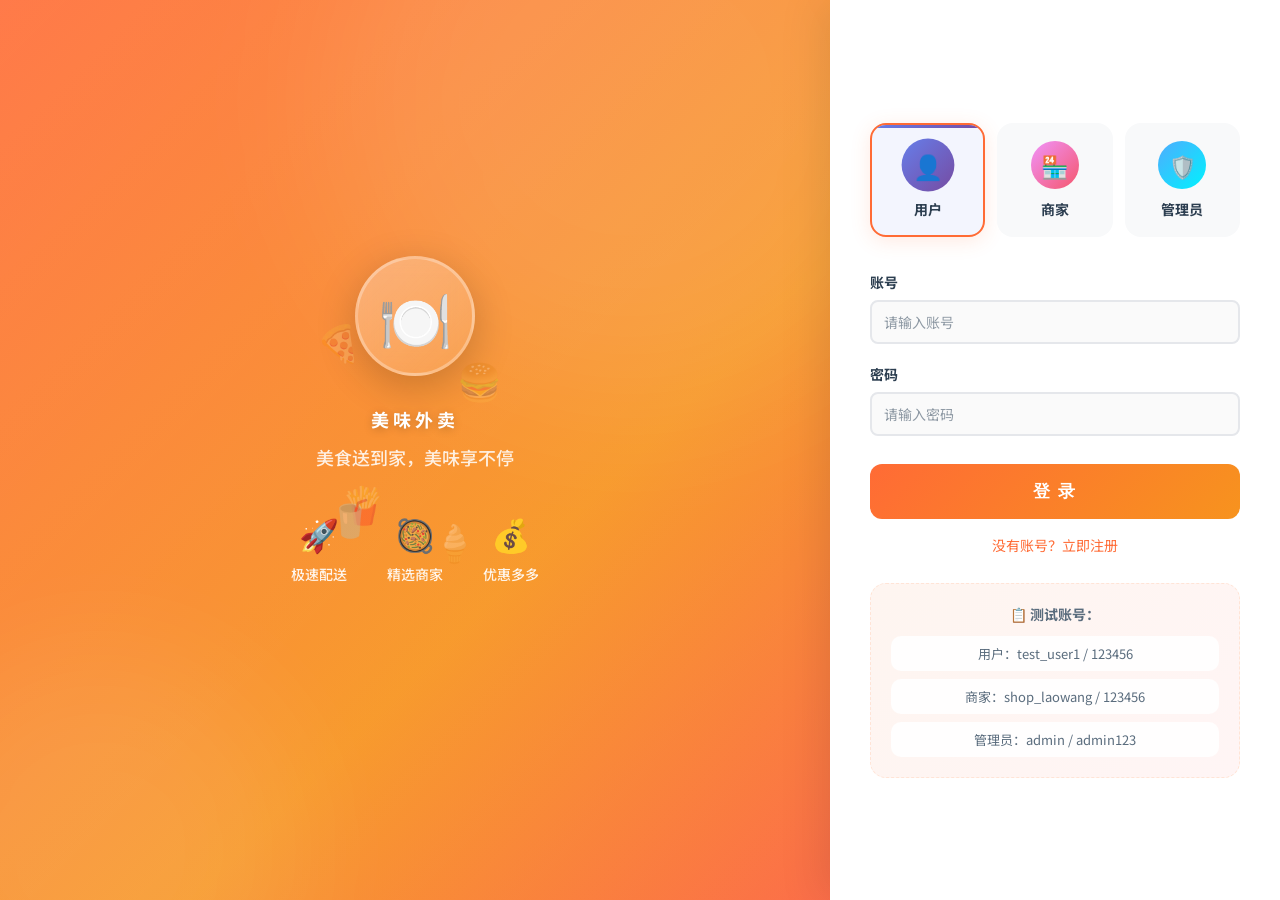
<file: www/index.html>
<!DOCTYPE html>
<html lang="zh-CN">
<head>
    <meta charset="UTF-8">
    <meta name="viewport" content="width=device-width, initial-scale=1.0">
    <title>美味外卖 - 登录</title>
    <link rel="stylesheet" href="style.css">
    <link href="https://fonts.googleapis.com/css2?family=Noto+Sans+SC:wght@300;400;500;700;900&display=swap" rel="stylesheet">
</head>
<body class="login-body">
    <div class="login-wrapper">
        <div class="login-left">
            <div class="brand-section">
                <div class="brand-logo">
                    <div class="logo-circle">
                        <span class="logo-icon">🍽️</span>
                    </div>
                </div>
                <h1 class="brand-title">美味外卖</h1>
                <p class="brand-desc">美食送到家，美味享不停</p>
                
                <div class="feature-list">
                    <div class="feature-item">
                        <span class="feature-icon">🚀</span>
                        <span class="feature-text">极速配送</span>
                    </div>
                    <div class="feature-item">
                        <span class="feature-icon">🥘</span>
                        <span class="feature-text">精选商家</span>
                    </div>
                    <div class="feature-item">
                        <span class="feature-icon">💰</span>
                        <span class="feature-text">优惠多多</span>
                    </div>
                </div>

                <div class="floating-elements">
                    <span class="float-icon float-1">🍕</span>
                    <span class="float-icon float-2">🍔</span>
                    <span class="float-icon float-3">🍟</span>
                    <span class="float-icon float-4">🥤</span>
                    <span class="float-icon float-5">🍦</span>
                </div>
            </div>
        </div>

        <div class="login-right">
            <div class="login-form-wrapper">
                <div class="role-selector">
                    <div class="role-card active" data-role="customer">
                        <div class="role-icon-wrapper customer-icon">
                            <span>👤</span>
                        </div>
                        <span class="role-name">用户</span>
                    </div>
                    <div class="role-card" data-role="merchant">
                        <div class="role-icon-wrapper merchant-icon">
                            <span>🏪</span>
                        </div>
                        <span class="role-name">商家</span>
                    </div>
                    <div class="role-card" data-role="admin">
                        <div class="role-icon-wrapper admin-icon">
                            <span>🛡️</span>
                        </div>
                        <span class="role-name">管理员</span>
                    </div>
                </div>

                <div class="login-form">
                    <div class="form-group">
                        <label>账号</label>
                        <input type="text" id="login-account" placeholder="请输入账号">
                    </div>
                    <div class="form-group">
                        <label>密码</label>
                        <input type="password" id="login-password" placeholder="请输入密码">
                    </div>
                    <button onclick="doLogin()" class="btn-primary login-btn">登 录</button>
                    <p class="link-text" onclick="showRegister()">没有账号？立即注册</p>
                </div>

                <div class="demo-info">
                    <p>📋 测试账号：</p>
                    <div class="demo-accounts">
                        <span>用户：test_user1 / 123456</span>
                        <span>商家：shop_laowang / 123456</span>
                        <span>管理员：admin / admin123</span>
                    </div>
                </div>
            </div>
        </div>
    </div>

    <div id="register-modal" class="modal hidden">
        <div class="modal-content">
            <div class="modal-header">
                <h3>用户注册</h3>
                <button class="close-btn" onclick="closeRegister()">&times;</button>
            </div>
            <div class="form-group">
                <label>账号：</label>
                <input type="text" id="reg-account" placeholder="请输入账号">
            </div>
            <div class="form-group">
                <label>密码：</label>
                <input type="password" id="reg-password" placeholder="请输入密码">
            </div>
            <div class="form-group">
                <label>昵称：</label>
                <input type="text" id="reg-name" placeholder="请输入昵称">
            </div>
            <div class="form-group">
                <label>手机号：</label>
                <input type="text" id="reg-phone" placeholder="请输入手机号">
            </div>
            <div class="form-group">
                <label>用户类型：</label>
                <select id="reg-user-type">
                    <option value="0">普通用户</option>
                    <option value="1">商家用户</option>
                </select>
            </div>
            <button onclick="doRegister()" class="btn-primary">注 册</button>
            <p class="link-text" onclick="closeRegister()">已有账号？立即登录</p>
        </div>
    </div>

    <div id="toast" class="toast hidden"></div>

    <script>
        const API_BASE = '/api';
        let currentRole = 'customer';

        document.querySelectorAll('.role-card').forEach(card => {
            card.addEventListener('click', function() {
                document.querySelectorAll('.role-card').forEach(c => c.classList.remove('active'));
                this.classList.add('active');
                currentRole = this.dataset.role;
            });
        });

        function showToast(msg) {
            const toast = document.getElementById('toast');
            toast.textContent = msg;
            toast.classList.remove('hidden');
            setTimeout(() => toast.classList.add('hidden'), 2000);
        }

        function showRegister() {
            document.getElementById('register-modal').classList.remove('hidden');
        }

        function closeRegister() {
            document.getElementById('register-modal').classList.add('hidden');
        }

        function doLogin() {
            const account = document.getElementById('login-account').value;
            const password = document.getElementById('login-password').value;
            
            if (!account || !password) {
                showToast('请输入账号和密码');
                return;
            }
            
            fetch(`${API_BASE}/user/login`, {
                method: 'POST',
                headers: { 'Content-Type': 'application/x-www-form-urlencoded' },
                body: `account=${encodeURIComponent(account)}&password=${encodeURIComponent(password)}`
            })
            .then(res => res.json())
            .then(data => {
                if (data.code === 0) {
                    const user = data.data;
                    localStorage.setItem('takeaway_user', JSON.stringify(user));
                    
                    if (user.user_type === 1) {
                        window.location.href = 'merchant.html';
                    } else if (user.user_type === 2 || account === 'admin') {
                        window.location.href = 'admin.html';
                    } else {
                        window.location.href = 'customer.html';
                    }
                } else {
                    showToast(data.message || '登录失败');
                }
            })
            .catch(err => {
                console.error(err);
                showToast('网络连接失败');
            });
        }

        function doRegister() {
            const account = document.getElementById('reg-account').value;
            const password = document.getElementById('reg-password').value;
            const name = document.getElementById('reg-name').value;
            const phone = document.getElementById('reg-phone').value;
            const userType = document.getElementById('reg-user-type').value;
            
            if (!account || !password) {
                showToast('账号和密码不能为空');
                return;
            }
            
            fetch(`${API_BASE}/user/register`, {
                method: 'POST',
                headers: { 'Content-Type': 'application/x-www-form-urlencoded' },
                body: `account=${encodeURIComponent(account)}&password=${encodeURIComponent(password)}&user_name=${encodeURIComponent(name)}&phone=${encodeURIComponent(phone)}&user_type=${encodeURIComponent(userType)}`
            })
            .then(res => res.json())
            .then(data => {
                if (data.code === 0) {
                    showToast('注册成功，请登录');
                    closeRegister();
                } else {
                    showToast(data.message);
                }
            })
            .catch(err => showToast('注册失败'));
        }
    </script>
</body>
</html>
</file>
<file: www/style.css>
* {
    margin: 0;
    padding: 0;
    box-sizing: border-box;
}

:root {
    --primary-color: #ff6b35;
    --primary-dark: #e55a2b;
    --primary-light: #ff8a5c;
    --secondary-color: #f7931e;
    --accent-color: #ffd700;
    --bg-color: #fef5f0;
    --card-bg: #ffffff;
    --text-primary: #2c3e50;
    --text-secondary: #5a6c7d;
    --text-light: #8e99a4;
    --border-color: #ffe4d6;
    --shadow-light: 0 2px 8px rgba(255, 107, 53, 0.08);
    --shadow-medium: 0 4px 16px rgba(255, 107, 53, 0.12);
    --shadow-hover: 0 8px 24px rgba(255, 107, 53, 0.18);
    --gradient-primary: linear-gradient(135deg, #ff6b35 0%, #f7931e 100%);
    --gradient-banner: linear-gradient(135deg, #ff6b35 0%, #ff4757 50%, #f7931e 100%);
}

body {
    font-family: 'Noto Sans SC', -apple-system, BlinkMacSystemFont, sans-serif;
    background-color: var(--bg-color);
    min-height: 100vh;
    color: var(--text-primary);
}

#app {
    min-height: 100vh;
    display: flex;
    flex-direction: column;
}

#header {
    background: linear-gradient(135deg, var(--primary-color) 0%, var(--secondary-color) 100%);
    color: white;
    padding: 12px 0;
    position: sticky;
    top: 0;
    z-index: 100;
    box-shadow: var(--shadow-medium);
}

.header-content {
    max-width: 1200px;
    margin: 0 auto;
    display: flex;
    align-items: center;
    gap: 24px;
    padding: 0 20px;
}

.logo-section {
    display: flex;
    align-items: center;
    gap: 8px;
}

.logo-icon {
    font-size: 28px;
}

.logo-text {
    font-size: 22px;
    font-weight: 700;
    letter-spacing: 1px;
}

.search-wrapper {
    flex: 1;
    max-width: 400px;
    background: rgba(255,255,255,0.2);
    border-radius: 25px;
    display: flex;
    align-items: center;
    padding: 8px 16px;
    transition: background 0.3s;
}

.search-wrapper:focus-within {
    background: rgba(255,255,255,0.3);
}

.search-icon {
    margin-right: 10px;
    font-size: 16px;
}

.search-wrapper input {
    flex: 1;
    background: none;
    border: none;
    color: white;
    font-size: 15px;
    outline: none;
}

.search-wrapper input::placeholder {
    color: rgba(255,255,255,0.7);
}

.header-nav {
    display: flex;
    gap: 16px;
}

.nav-item {
    display: flex;
    flex-direction: column;
    align-items: center;
    gap: 4px;
    color: white;
    text-decoration: none;
    font-size: 13px;
    padding: 6px 12px;
    border-radius: 8px;
    transition: background 0.3s;
}

.nav-item:hover,
.nav-item.active {
    background: rgba(255,255,255,0.2);
}

.nav-icon {
    font-size: 18px;
}

#main-content {
    flex: 1;
    max-width: 1200px;
    margin: 0 auto;
    padding: 20px;
    width: 100%;
}

.page {
    display: block;
    animation: fadeIn 0.3s ease;
}

.page.hidden {
    display: none;
}

.page-view.hidden {
    display: none;
}

@keyframes fadeIn {
    from { opacity: 0; transform: translateY(10px); }
    to { opacity: 1; transform: translateY(0); }
}

.banner-section {
    margin-bottom: 20px;
}

.banner {
    background: linear-gradient(135deg, var(--primary-color) 0%, var(--accent-color) 100%);
    border-radius: 16px;
    padding: 30px;
    color: white;
    position: relative;
    overflow: hidden;
}

.banner::before {
    content: '🍕';
    position: absolute;
    top: -20px;
    right: -20px;
    font-size: 100px;
    opacity: 0.2;
}

.banner-content {
    position: relative;
    z-index: 1;
}

.banner h2 {
    font-size: 24px;
    margin-bottom: 8px;
}

.banner p {
    font-size: 14px;
    opacity: 0.9;
    margin-bottom: 16px;
}

.banner-btn {
    background: white;
    color: var(--primary-color);
    border: none;
    padding: 10px 24px;
    border-radius: 20px;
    font-size: 14px;
    font-weight: 600;
    cursor: pointer;
    transition: transform 0.3s;
}

.banner-btn:hover {
    transform: scale(1.05);
}

.category-section {
    margin-bottom: 20px;
}

.category-scroll {
    display: flex;
    gap: 12px;
    overflow-x: auto;
    padding-bottom: 10px;
    scrollbar-width: none;
}

.category-scroll::-webkit-scrollbar {
    display: none;
}

.category-item {
    flex-shrink: 0;
    display: flex;
    flex-direction: column;
    align-items: center;
    gap: 6px;
    padding: 12px 20px;
    background: white;
    border-radius: 12px;
    cursor: pointer;
    transition: all 0.3s;
    box-shadow: var(--shadow-light);
}

.category-item:hover {
    transform: translateY(-2px);
    box-shadow: var(--shadow-medium);
}

.category-item.active {
    background: var(--primary-color);
    color: white;
}

.cat-icon {
    font-size: 24px;
}

.merchant-section h2 {
    font-size: 20px;
    margin-bottom: 16px;
    color: var(--text-primary);
}

.card-grid {
    display: grid;
    grid-template-columns: repeat(auto-fill, minmax(280px, 1fr));
    gap: 16px;
}

.merchant-card {
    background: white;
    border-radius: 16px;
    overflow: hidden;
    cursor: pointer;
    transition: all 0.3s;
    box-shadow: var(--shadow-light);
}

.merchant-card:hover {
    transform: translateY(-4px);
    box-shadow: var(--shadow-hover);
}

.merchant-card .card-img {
    height: 150px;
    background: linear-gradient(135deg, #fff0e0 0%, #ffe0c0 100%);
    display: flex;
    align-items: center;
    justify-content: center;
    font-size: 48px;
}

.merchant-card .card-content {
    padding: 16px;
}

.merchant-card h3 {
    font-size: 18px;
    color: var(--text-primary);
    margin-bottom: 8px;
}

.merchant-card p {
    color: var(--text-secondary);
    font-size: 13px;
    margin-bottom: 4px;
    display: -webkit-box;
    -webkit-line-clamp: 2;
    -webkit-box-orient: vertical;
    overflow: hidden;
}

.merchant-card .merchant-info {
    display: flex;
    gap: 16px;
    margin-top: 12px;
    color: var(--text-light);
    font-size: 12px;
}

.page-header {
    display: flex;
    justify-content: space-between;
    align-items: center;
    margin-bottom: 20px;
}

.page-header h2 {
    font-size: 22px;
}

.order-tabs {
    display: flex;
    gap: 8px;
}

.tab-btn {
    padding: 8px 16px;
    border: 1px solid var(--border-color);
    border-radius: 20px;
    background: white;
    font-size: 14px;
    cursor: pointer;
    transition: all 0.3s;
}

.tab-btn:hover {
    border-color: var(--primary-color);
    color: var(--primary-color);
}

.tab-btn.active {
    background: var(--primary-color);
    color: white;
    border-color: var(--primary-color);
}

.profile-header {
    background: linear-gradient(135deg, var(--primary-color) 0%, var(--secondary-color) 100%);
    border-radius: 16px;
    padding: 30px;
    color: white;
    margin-bottom: 20px;
}

.avatar-wrapper {
    display: flex;
    align-items: center;
    gap: 16px;
    margin-bottom: 24px;
}

.avatar {
    width: 80px;
    height: 80px;
    background: rgba(255,255,255,0.2);
    border-radius: 50%;
    display: flex;
    align-items: center;
    justify-content: center;
    font-size: 36px;
}

#profile-name {
    font-size: 24px;
    font-weight: 600;
}

.profile-stats {
    display: flex;
    gap: 40px;
}

.stat-item {
    text-align: center;
}

.stat-num {
    display: block;
    font-size: 24px;
    font-weight: 700;
}

.stat-label {
    font-size: 13px;
    opacity: 0.8;
}

.profile-menu {
    background: white;
    border-radius: 16px;
    overflow: hidden;
    margin-bottom: 20px;
    box-shadow: var(--shadow-light);
}

.menu-item {
    display: flex;
    align-items: center;
    padding: 16px 20px;
    cursor: pointer;
    transition: background 0.3s;
    border-bottom: 1px solid #f5f5f5;
}

.menu-item:last-child {
    border-bottom: none;
}

.menu-item:hover {
    background: var(--bg-color);
}

.menu-icon {
    font-size: 20px;
    margin-right: 12px;
}

.menu-arrow {
    margin-left: auto;
    color: var(--text-light);
    font-size: 20px;
}

.profile-actions {
    display: flex;
    gap: 12px;
}

.profile-actions button {
    flex: 1;
    padding: 14px;
    border-radius: 12px;
    font-size: 15px;
}

.modal {
    position: fixed;
    top: 0;
    left: 0;
    width: 100%;
    height: 100%;
    background: rgba(0,0,0,0.5);
    display: flex;
    justify-content: center;
    align-items: flex-start;
    z-index: 1000;
    padding: 20px;
    overflow-y: auto;
}

.modal.hidden {
    display: none;
}

.modal-content {
    background: white;
    border-radius: 16px;
    width: 90%;
    max-width: 500px;
    max-height: 90vh;
    overflow-y: auto;
}

.modal-content.modal-large {
    max-width: 700px;
}

.modal-header {
    display: flex;
    justify-content: space-between;
    align-items: center;
    padding: 20px;
    border-bottom: 1px solid #eee;
    position: sticky;
    top: 0;
    background: white;
    z-index: 10;
}

.modal-header h3 {
    font-size: 18px;
    color: var(--text-primary);
}

.close-btn {
    background: none;
    border: none;
    font-size: 24px;
    color: var(--text-light);
    cursor: pointer;
    line-height: 1;
    padding: 4px;
    border-radius: 4px;
    transition: background 0.3s;
}

.close-btn:hover {
    background: #f0f0f0;
    color: var(--text-secondary);
}

.modal-body {
    padding: 20px;
}

.form-group {
    margin-bottom: 16px;
}

.form-group label {
    display: block;
    margin-bottom: 8px;
    color: var(--text-primary);
    font-size: 14px;
    font-weight: 500;
}

.form-group input,
.form-group textarea,
.form-group select {
    width: 100%;
    padding: 12px;
    border: 2px solid var(--border-color);
    border-radius: 10px;
    font-size: 15px;
    outline: none;
    transition: border-color 0.3s;
    font-family: inherit;
}

.form-group input:focus,
.form-group textarea:focus,
.form-group select:focus {
    border-color: var(--primary-color);
}

.form-group textarea {
    resize: vertical;
    min-height: 80px;
}

.btn-primary {
    width: 100%;
    padding: 14px;
    background: linear-gradient(135deg, var(--primary-color), var(--secondary-color));
    color: white;
    border: none;
    border-radius: 12px;
    font-size: 16px;
    font-weight: 600;
    cursor: pointer;
    transition: all 0.3s;
}

.btn-primary:hover {
    transform: translateY(-2px);
    box-shadow: 0 4px 12px rgba(255, 127, 0, 0.4);
}

.btn-secondary {
    padding: 14px;
    background: #f5f5f5;
    color: var(--text-secondary);
    border: 1px solid #ddd;
    border-radius: 12px;
    font-size: 16px;
    cursor: pointer;
    transition: background 0.3s;
}

.btn-secondary:hover {
    background: #eee;
}

.btn-danger {
    padding: 14px;
    background: #ff4757;
    color: white;
    border: none;
    border-radius: 12px;
    font-size: 16px;
    cursor: pointer;
    transition: background 0.3s;
}

.btn-danger:hover {
    background: #ff3747;
}

.cancel-content {
    padding: 30px 20px;
    text-align: center;
}

.cancel-icon {
    font-size: 48px;
    margin-bottom: 16px;
}

.cancel-message {
    font-size: 18px;
    font-weight: 600;
    color: var(--text-primary);
    margin-bottom: 8px;
}

.cancel-order-no {
    font-size: 14px;
    color: var(--text-secondary);
    margin-bottom: 24px;
}

.cancel-reasons {
    margin-bottom: 24px;
    text-align: left;
}

.cancel-reasons h4 {
    font-size: 14px;
    color: var(--text-secondary);
    margin-bottom: 12px;
}

.reason-options {
    display: flex;
    flex-wrap: wrap;
    gap: 12px;
}

.reason-options label {
    display: flex;
    align-items: center;
    gap: 6px;
    padding: 8px 12px;
    background: #f9f9f9;
    border-radius: 8px;
    font-size: 13px;
    cursor: pointer;
    transition: background 0.3s;
}

.reason-options label:hover {
    background: #f0f0f0;
}

.reason-options input[type="radio"] {
    width: auto;
    margin: 0;
}

.cancel-actions {
    display: flex;
    gap: 12px;
}

.cancel-actions .btn-secondary,
.cancel-actions .btn-danger {
    flex: 1;
}

.link-text {
    text-align: center;
    color: var(--primary-color);
    cursor: pointer;
    font-size: 14px;
    margin-top: 16px;
}

.link-text:hover {
    text-decoration: underline;
}

.empty-state {
    text-align: center;
    padding: 80px 20px;
    color: var(--text-light);
}

.empty-state.hidden {
    display: none;
}

.empty-state p {
    font-size: 16px;
}

.cart-content.hidden {
    display: none;
}

.cart-bar {
    position: fixed;
    bottom: 0;
    left: 0;
    width: 100%;
    background: white;
    padding: 12px 20px;
    display: flex;
    align-items: center;
    justify-content: space-between;
    box-shadow: 0 -2px 10px rgba(0,0,0,0.1);
    z-index: 100;
}

.cart-bar.hidden {
    display: none;
}

.cart-left {
    display: flex;
    align-items: center;
    gap: 12px;
}

.cart-icon-wrapper {
    position: relative;
    font-size: 28px;
}

.cart-icon-wrapper span:last-child {
    position: absolute;
    top: -8px;
    right: -8px;
    background: #ff4757;
    color: white;
    font-size: 12px;
    padding: 2px 6px;
    border-radius: 10px;
    font-weight: 600;
}

.cart-info {
    display: flex;
    flex-direction: column;
}

.cart-info span:first-child {
    font-size: 16px;
    font-weight: 600;
    color: var(--primary-color);
}

.cart-info span:last-child {
    font-size: 12px;
    color: var(--text-light);
}

.cart-checkout-btn {
    background: linear-gradient(135deg, var(--primary-color), var(--secondary-color));
    color: white;
    border: none;
    padding: 12px 32px;
    border-radius: 25px;
    font-size: 15px;
    font-weight: 600;
    cursor: pointer;
    transition: all 0.3s;
}

.cart-checkout-btn:hover {
    transform: translateY(-2px);
    box-shadow: 0 4px 12px rgba(255, 127, 0, 0.4);
}

.checkout-section {
    margin-bottom: 20px;
}

.checkout-section h4 {
    font-size: 16px;
    margin-bottom: 12px;
    color: var(--text-primary);
}

.pay-options {
    display: flex;
    gap: 16px;
}

.pay-option {
    display: flex;
    align-items: center;
    gap: 8px;
    padding: 12px 20px;
    background: #f8f9fa;
    border-radius: 10px;
    cursor: pointer;
    transition: all 0.3s;
    border: 2px solid transparent;
}

.pay-option:hover {
    background: #fff0e0;
}

.pay-option input[type="radio"] {
    display: none;
}

.pay-option input[type="radio"]:checked + span {
    font-weight: 600;
}

.pay-option input[type="radio"]:checked {
    background: var(--primary-color);
}

.checkout-total {
    background: #f8f9fa;
    border-radius: 12px;
    padding: 16px;
    margin-bottom: 20px;
}

.total-row {
    display: flex;
    justify-content: space-between;
    padding: 8px 0;
    font-size: 14px;
}

.total-row.total-final {
    font-size: 18px;
    font-weight: 600;
    color: var(--primary-color);
    padding-top: 12px;
    border-top: 1px solid #ddd;
    margin-top: 8px;
}

.discount {
    color: #ff4757;
}

.checkout-submit {
    width: 100%;
}

.order-item {
    background: white;
    border-radius: 12px;
    padding: 16px;
    margin-bottom: 12px;
    cursor: pointer;
    transition: all 0.3s;
    box-shadow: var(--shadow-light);
}

.order-item:hover {
    box-shadow: var(--shadow-medium);
}

.order-item .order-info {
    display: flex;
    gap: 16px;
    margin-bottom: 8px;
}

.order-item .order-no {
    font-size: 14px;
    color: var(--text-secondary);
}

.order-item .order-status {
    font-size: 14px;
    color: var(--primary-color);
}

.order-item .order-price {
    font-size: 18px;
    font-weight: 600;
    color: var(--primary-color);
}

.order-card {
    background: white;
    border-radius: 12px;
    padding: 16px;
    margin-bottom: 12px;
    box-shadow: var(--shadow-light);
}

.order-card .order-header {
    display: flex;
    justify-content: space-between;
    align-items: center;
    margin-bottom: 12px;
    padding-bottom: 12px;
    border-bottom: 1px solid #f0f0f0;
}

.order-card .order-no {
    font-size: 14px;
    color: var(--text-secondary);
}

.order-status-badge {
    padding: 4px 12px;
    background: var(--bg-color);
    color: var(--primary-color);
    border-radius: 12px;
    font-size: 12px;
    font-weight: 500;
}

.order-card .order-receiver {
    display: flex;
    flex-wrap: wrap;
    gap: 16px;
    margin-bottom: 8px;
    font-size: 13px;
    color: var(--text-secondary);
}

.order-card .order-price-row {
    display: flex;
    gap: 20px;
    font-size: 14px;
    color: var(--text-primary);
}

.order-card .order-actions {
    display: flex;
    gap: 12px;
    margin-top: 12px;
    padding-top: 12px;
    border-top: 1px solid #f0f0f0;
}

.order-card .order-actions button {
    padding: 8px 16px;
    font-size: 13px;
    border-radius: 8px;
}

.dish-card {
    background: white;
    border-radius: 12px;
    padding: 16px;
    margin-bottom: 12px;
    display: flex;
    gap: 16px;
    box-shadow: var(--shadow-light);
}

.dish-card .dish-img-wrapper {
    width: 100px;
    height: 100px;
    border-radius: 10px;
    overflow: hidden;
    flex-shrink: 0;
}

.dish-card .dish-img {
    width: 100%;
    height: 100%;
    object-fit: cover;
}

.dish-card .dish-info {
    flex: 1;
    display: flex;
    flex-direction: column;
    justify-content: space-between;
}

.dish-card h4 {
    font-size: 16px;
    color: var(--text-primary);
}

.dish-card p {
    font-size: 13px;
    color: var(--text-secondary);
    margin: 4px 0;
}

.dish-card .dish-price-row {
    display: flex;
    gap: 8px;
}

.dish-card .dish-price {
    font-size: 18px;
    font-weight: 600;
    color: var(--primary-color);
}

.dish-card .dish-original-price {
    font-size: 14px;
    color: var(--text-light);
    text-decoration: line-through;
}

.dish-card .dish-meta {
    display: flex;
    gap: 16px;
    font-size: 12px;
    color: var(--text-light);
}

.dish-card .dish-actions {
    display: flex;
    flex-direction: column;
    justify-content: center;
    gap: 8px;
}

.dish-card .dish-actions button {
    padding: 8px 16px;
    font-size: 13px;
    border-radius: 8px;
}

.order-detail-info {
    margin-bottom: 20px;
}

.detail-row {
    display: flex;
    justify-content: space-between;
    padding: 12px 0;
    border-bottom: 1px solid #f0f0f0;
}

.detail-row .label {
    color: var(--text-secondary);
}

.order-detail-receiver {
    background: #f8f9fa;
    border-radius: 12px;
    padding: 16px;
    margin-bottom: 20px;
}

.order-detail-receiver h4 {
    margin-bottom: 12px;
    color: var(--text-primary);
}

.order-detail-receiver p {
    margin-bottom: 4px;
    font-size: 14px;
    color: var(--text-secondary);
}

.order-detail-items {
    margin-bottom: 20px;
}

.order-detail-items h4 {
    margin-bottom: 12px;
    color: var(--text-primary);
}

.detail-item {
    display: flex;
    justify-content: space-between;
    padding: 10px 0;
    border-bottom: 1px solid #f0f0f0;
}

.order-detail-total {
    background: #f8f9fa;
    border-radius: 12px;
    padding: 16px;
}

.pay-form {
    padding: 20px;
}

.pay-order-info {
    background: #f8f9fa;
    border-radius: 12px;
    padding: 16px;
    margin-bottom: 20px;
}

.pay-order-info div {
    margin-bottom: 8px;
    font-size: 15px;
    color: var(--text-secondary);
}

.pay-methods {
    display: flex;
    flex-direction: column;
    gap: 12px;
    margin-bottom: 20px;
}

.pay-method {
    display: flex;
    align-items: center;
    justify-content: space-between;
    padding: 16px;
    border: 2px solid var(--border-color);
    border-radius: 12px;
    cursor: pointer;
    transition: all 0.3s;
    font-size: 16px;
}

.pay-method:hover {
    border-color: var(--primary-color);
}

.pay-method.active {
    border-color: var(--primary-color);
    background: rgba(255, 127, 0, 0.05);
}

.pay-method .check {
    color: var(--primary-color);
    font-weight: bold;
    opacity: 0;
}

.pay-method.active .check {
    opacity: 1;
}

.order-detail {
    padding: 20px;
}

.detail-section {
    margin-bottom: 24px;
}

.detail-section h4 {
    font-size: 16px;
    color: var(--text-primary);
    margin-bottom: 12px;
    padding-bottom: 8px;
    border-bottom: 1px solid #f0f0f0;
}

.detail-section div {
    font-size: 14px;
    color: var(--text-secondary);
    margin-bottom: 6px;
}

.detail-row {
    display: flex;
    justify-content: space-between;
    padding: 8px 0;
}

.detail-row span:first-child {
    color: var(--text-secondary);
}

.detail-row span:last-child {
    color: var(--text-primary);
    font-weight: 500;
}

.order-items-list {
    background: #f8f9fa;
    border-radius: 12px;
    padding: 12px;
}

.order-detail-item {
    display: flex;
    justify-content: space-between;
    align-items: center;
    padding: 10px 0;
    border-bottom: 1px solid #eee;
}

.order-detail-item:last-child {
    border-bottom: none;
}

.order-detail-item .item-info {
    flex: 1;
}

.order-detail-item .item-name {
    font-size: 15px;
    color: var(--text-primary);
    margin-bottom: 4px;
}

.order-detail-item .item-price {
    font-size: 14px;
    color: var(--primary-color);
    font-weight: 600;
}

.order-detail-item .item-quantity {
    font-size: 14px;
    color: var(--text-secondary);
    padding: 4px 12px;
    background: #fff;
    border-radius: 6px;
}

.order-merchant {
    font-size: 14px;
    color: var(--primary-color);
    font-weight: 600;
    margin-bottom: 8px;
}

.order-actions {
    display: flex;
    gap: 10px;
}

.toast {
    position: fixed;
    top: 50%;
    left: 50%;
    transform: translate(-50%, -50%);
    background: rgba(0,0,0,0.8);
    color: white;
    padding: 16px 32px;
    border-radius: 12px;
    font-size: 16px;
    z-index: 2000;
    animation: fadeIn 0.3s ease;
}

.toast.hidden {
    display: none;
}

.stats-grid {
    display: grid;
    grid-template-columns: repeat(auto-fit, minmax(200px, 1fr));
    gap: 16px;
    margin-bottom: 24px;
}

.stat-card {
    background: white;
    border-radius: 16px;
    padding: 20px;
    display: flex;
    align-items: center;
    gap: 16px;
    box-shadow: var(--shadow-light);
}

.stat-icon {
    font-size: 40px;
}

.stat-info {
    display: flex;
    flex-direction: column;
}

.stat-value {
    font-size: 28px;
    font-weight: 700;
    color: var(--primary-color);
}

.stat-label {
    font-size: 14px;
    color: var(--text-light);
}

.recent-orders {
    background: white;
    border-radius: 16px;
    padding: 20px;
    box-shadow: var(--shadow-light);
}

.recent-orders h3 {
    font-size: 18px;
    margin-bottom: 16px;
    color: var(--text-primary);
}

.order-filters {
    display: flex;
    gap: 8px;
    margin-bottom: 20px;
    flex-wrap: wrap;
}

.filter-btn {
    padding: 8px 16px;
    border: 1px solid var(--border-color);
    border-radius: 20px;
    background: white;
    font-size: 14px;
    cursor: pointer;
    transition: all 0.3s;
}

.filter-btn:hover {
    border-color: var(--primary-color);
    color: var(--primary-color);
}

.filter-btn.active {
    background: var(--primary-color);
    color: white;
    border-color: var(--primary-color);
}

.dish-header {
    display: flex;
    justify-content: space-between;
    align-items: center;
    margin-bottom: 20px;
}

.dish-header h3 {
    font-size: 20px;
    color: var(--text-primary);
}

.profile-section {
    background: white;
    border-radius: 16px;
    padding: 24px;
    box-shadow: var(--shadow-light);
}

.profile-section h3 {
    font-size: 20px;
    margin-bottom: 20px;
    color: var(--text-primary);
}

.merchant-body {
    background: var(--bg-color);
}

#merchant-app {
    display: flex;
    min-height: 100vh;
}

#merchant-sidebar {
    width: 250px;
    background: white;
    display: flex;
    flex-direction: column;
    box-shadow: var(--shadow-light);
    position: fixed;
    left: 0;
    top: 0;
    bottom: 0;
    z-index: 100;
}

.sidebar-header {
    padding: 20px;
    background: linear-gradient(135deg, var(--primary-color) 0%, var(--secondary-color) 100%);
    color: white;
    display: flex;
    align-items: center;
    gap: 10px;
}

.sidebar-header .logo-icon {
    font-size: 24px;
}

.sidebar-header .logo-text {
    font-size: 18px;
    font-weight: 600;
}

.sidebar-nav {
    flex: 1;
    padding: 16px 0;
}

.sidebar-nav .nav-item {
    flex-direction: row;
    padding: 14px 20px;
    color: var(--text-secondary);
    gap: 12px;
}

.sidebar-nav .nav-item:hover {
    background: var(--bg-color);
    color: var(--primary-color);
}

.sidebar-nav .nav-item.active {
    background: var(--bg-color);
    color: var(--primary-color);
    border-left: 3px solid var(--primary-color);
}

.sidebar-footer {
    padding: 16px;
}

.logout-btn {
    width: 100%;
    padding: 12px;
    background: #f5f5f5;
    color: var(--text-secondary);
    border: none;
    border-radius: 8px;
    font-size: 14px;
    cursor: pointer;
    transition: all 0.3s;
}

.logout-btn:hover {
    background: #eee;
    color: #ff4757;
}

#merchant-content {
    flex: 1;
    margin-left: 250px;
    min-height: 100vh;
}

#merchant-header {
    background: white;
    padding: 16px 24px;
    display: flex;
    justify-content: space-between;
    align-items: center;
    box-shadow: var(--shadow-light);
    position: sticky;
    top: 0;
    z-index: 50;
}

.header-left h1 {
    font-size: 20px;
    color: var(--text-primary);
}

.header-right {
    font-size: 14px;
    color: var(--text-secondary);
}

.merchant-page {
    padding: 24px;
}

.merchant-page.hidden {
    display: none;
}

.login-body {
    background: linear-gradient(135deg, #ff6b35 0%, #f7931e 50%, #ff4757 100%);
    min-height: 100vh;
    padding: 0;
    margin: 0;
}

.login-wrapper {
    display: flex;
    min-height: 100vh;
}

.login-left {
    flex: 1;
    background: linear-gradient(135deg, rgba(255,255,255,0.1) 0%, rgba(255,255,255,0.05) 100%);
    display: flex;
    align-items: center;
    justify-content: center;
    position: relative;
    overflow: hidden;
    padding: 40px;
}

.login-left::before {
    content: '';
    position: absolute;
    top: -200px;
    right: -100px;
    width: 600px;
    height: 600px;
    background: rgba(255,255,255,0.1);
    border-radius: 50%;
    filter: blur(80px);
}

.login-left::after {
    content: '';
    position: absolute;
    bottom: -150px;
    left: -100px;
    width: 400px;
    height: 400px;
    background: rgba(255,255,255,0.08);
    border-radius: 50%;
    filter: blur(60px);
}

.brand-section {
    position: relative;
    z-index: 1;
    text-align: center;
}

.brand-logo {
    margin-bottom: 30px;
}

.logo-circle {
    width: 120px;
    height: 120px;
    border-radius: 50%;
    background: linear-gradient(135deg, rgba(255,255,255,0.3) 0%, rgba(255,255,255,0.1) 100%);
    backdrop-filter: blur(10px);
    display: flex;
    align-items: center;
    justify-content: center;
    margin: 0 auto;
    box-shadow: 0 10px 40px rgba(0,0,0,0.2);
    animation: logoFloat 4s ease-in-out infinite;
    border: 3px solid rgba(255,255,255,0.3);
}

@keyframes logoFloat {
    0%, 100% { transform: translateY(0) scale(1); }
    50% { transform: translateY(-15px) scale(1.05); }
}

.logo-icon {
    font-size: 60px;
}

.brand-title {
    font-size: 48px;
    font-weight: 900;
    color: white;
    margin-bottom: 12px;
    text-shadow: 0 2px 10px rgba(0,0,0,0.2);
    letter-spacing: 4px;
}

.brand-desc {
    font-size: 18px;
    color: rgba(255,255,255,0.85);
    margin-bottom: 40px;
    font-weight: 500;
}

.feature-list {
    display: flex;
    gap: 40px;
    justify-content: center;
    margin-bottom: 60px;
}

.feature-item {
    display: flex;
    flex-direction: column;
    align-items: center;
    gap: 8px;
}

.feature-icon {
    font-size: 32px;
    animation: featureBounce 3s ease-in-out infinite;
}

@keyframes featureBounce {
    0%, 100% { transform: translateY(0); }
    50% { transform: translateY(-8px); }
}

.feature-text {
    color: rgba(255,255,255,0.9);
    font-size: 14px;
    font-weight: 500;
}

.floating-elements {
    position: absolute;
    top: 0;
    left: 0;
    right: 0;
    bottom: 0;
    pointer-events: none;
}

.float-icon {
    position: absolute;
    font-size: 36px;
    opacity: 0.3;
    animation: floatRandom 6s ease-in-out infinite;
}

.float-1 { top: 15%; left: 10%; animation-delay: 0s; }
.float-2 { top: 25%; right: 15%; animation-delay: 1s; }
.float-3 { bottom: 30%; left: 20%; animation-delay: 2s; }
.float-4 { top: 60%; left: 15%; animation-delay: 3s; }
.float-5 { bottom: 20%; right: 25%; animation-delay: 4s; }

@keyframes floatRandom {
    0%, 100% { transform: translateY(0) rotate(0deg); opacity: 0.3; }
    50% { transform: translateY(-30px) rotate(15deg); opacity: 0.5; }
}

.login-right {
    width: 450px;
    background: white;
    display: flex;
    align-items: center;
    justify-content: center;
    padding: 40px;
    box-shadow: -10px 0 40px rgba(0,0,0,0.1);
}

.login-form-wrapper {
    width: 100%;
    animation: slideInRight 0.5s ease-out;
}

@keyframes slideInRight {
    from {
        opacity: 0;
        transform: translateX(30px);
    }
    to {
        opacity: 1;
        transform: translateX(0);
    }
}

.role-selector {
    display: flex;
    gap: 12px;
    margin-bottom: 35px;
}

.role-card {
    flex: 1;
    padding: 16px 8px;
    background: #f8f9fa;
    border-radius: 16px;
    text-align: center;
    cursor: pointer;
    transition: all 0.35s;
    border: 2px solid transparent;
    position: relative;
    overflow: hidden;
}

.role-card::before {
    content: '';
    position: absolute;
    top: 0;
    left: 0;
    right: 0;
    height: 3px;
    transform: scaleX(0);
    transition: transform 0.35s;
}

.role-card:hover {
    transform: translateY(-4px);
    box-shadow: 0 8px 24px rgba(0,0,0,0.1);
}

.role-card:hover::before {
    transform: scaleX(1);
}

.role-card.active {
    border-color: var(--primary-color);
    box-shadow: 0 4px 20px rgba(255, 107, 53, 0.15);
}

.role-card.active::before {
    transform: scaleX(1);
}

.role-icon-wrapper {
    width: 48px;
    height: 48px;
    border-radius: 50%;
    display: flex;
    align-items: center;
    justify-content: center;
    margin: 0 auto 10px;
    font-size: 22px;
    transition: transform 0.3s;
}

.role-card:hover .role-icon-wrapper,
.role-card.active .role-icon-wrapper {
    transform: scale(1.1);
}

.customer-icon {
    background: linear-gradient(135deg, #667eea 0%, #764ba2 100%);
}

.customer-icon span {
    color: white;
}

.role-card.active[data-role="customer"] {
    background: rgba(102, 126, 234, 0.08);
}

.role-card.active[data-role="customer"]::before {
    background: linear-gradient(135deg, #667eea 0%, #764ba2 100%);
}

.merchant-icon {
    background: linear-gradient(135deg, #f093fb 0%, #f5576c 100%);
}

.merchant-icon span {
    color: white;
}

.role-card.active[data-role="merchant"] {
    background: rgba(245, 87, 108, 0.08);
}

.role-card.active[data-role="merchant"]::before {
    background: linear-gradient(135deg, #f093fb 0%, #f5576c 100%);
}

.admin-icon {
    background: linear-gradient(135deg, #4facfe 0%, #00f2fe 100%);
}

.admin-icon span {
    color: white;
}

.role-card.active[data-role="admin"] {
    background: rgba(79, 172, 254, 0.08);
}

.role-card.active[data-role="admin"]::before {
    background: linear-gradient(135deg, #4facfe 0%, #00f2fe 100%);
}

.role-card .role-name {
    display: block;
    font-size: 14px;
    font-weight: 700;
    color: var(--text-primary);
}

.login-form {
    margin-bottom: 28px;
}

.login-form .form-group {
    margin-bottom: 20px;
}

.login-form .form-group label {
    font-size: 14px;
    font-weight: 700;
    color: var(--text-primary);
    display: block;
    margin-bottom: 8px;
}

.login-form input {
    width: 100%;
    padding: 16px 18px;
    border: 2px solid #e8e8e8;
    border-radius: 14px;
    font-size: 15px;
    outline: none;
    transition: all 0.35s;
    background: #fafafa;
}

.login-form input:focus {
    border-color: var(--primary-color);
    background: white;
    box-shadow: 0 0 0 4px rgba(255, 107, 53, 0.1);
}

.login-form input::placeholder {
    color: var(--text-light);
}

.login-btn {
    margin-top: 8px;
    padding: 16px;
    font-size: 17px;
    font-weight: 700;
    letter-spacing: 2px;
}

.demo-info {
    background: linear-gradient(135deg, #fef5f0 0%, #fff5f5 100%);
    border-radius: 16px;
    padding: 20px;
    text-align: center;
    border: 1px dashed #ffe4d6;
}

.demo-info p {
    font-size: 14px;
    font-weight: 700;
    color: var(--text-secondary);
    margin-bottom: 12px;
}

.demo-accounts {
    display: flex;
    flex-direction: column;
    gap: 8px;
}

.demo-accounts span {
    font-size: 13px;
    color: var(--text-secondary);
    background: rgba(255,255,255,0.9);
    padding: 8px 14px;
    border-radius: 10px;
    display: inline-block;
}

@media (max-width: 900px) {
    .login-wrapper {
        flex-direction: column;
    }
    
    .login-left {
        padding: 40px 20px;
        min-height: 40vh;
    }
    
    .login-right {
        width: 100%;
        padding: 40px 20px;
        box-shadow: 0 -10px 40px rgba(0,0,0,0.1);
    }
    
    .brand-title {
        font-size: 32px;
    }
    
    .logo-circle {
        width: 90px;
        height: 90px;
    }
    
    .logo-icon {
        font-size: 45px;
    }
    
    .feature-list {
        gap: 20px;
    }
}

.customer-body {
    background: var(--bg-color);
    min-height: 100vh;
    display: flex;
    flex-direction: column;
}

.customer-header {
    background: white;
    padding-bottom: 10px;
    box-shadow: var(--shadow-light);
    position: sticky;
    top: 0;
    z-index: 100;
}

.header-top {
    display: flex;
    align-items: center;
    gap: 12px;
    padding: 12px 16px;
}

.location {
    font-size: 14px;
    color: var(--text-secondary);
    flex-shrink: 0;
}

.search-box {
    flex: 1;
    display: flex;
    background: var(--bg-color);
    border-radius: 25px;
    padding: 8px 16px;
    align-items: center;
}

.search-box input {
    flex: 1;
    background: none;
    border: none;
    outline: none;
    font-size: 14px;
}

.search-box button {
    background: none;
    border: none;
    font-size: 16px;
    cursor: pointer;
}

.user-avatar {
    display: flex;
    flex-direction: column;
    align-items: center;
    gap: 2px;
    cursor: pointer;
    padding: 4px 8px;
    border-radius: 12px;
    transition: background 0.3s;
}

.user-avatar:hover {
    background: rgba(255, 107, 53, 0.05);
}

.avatar-circle {
    width: 36px;
    height: 36px;
    border-radius: 50%;
    background: linear-gradient(135deg, var(--primary-color) 0%, var(--secondary-color) 100%);
    display: flex;
    align-items: center;
    justify-content: center;
    box-shadow: 0 2px 8px rgba(255, 107, 53, 0.3);
    transition: transform 0.3s, box-shadow 0.3s;
}

.user-avatar:hover .avatar-circle {
    transform: scale(1.08);
    box-shadow: 0 4px 12px rgba(255, 107, 53, 0.4);
}

.avatar-icon {
    font-size: 16px;
    color: white;
    font-weight: 600;
}

.user-name {
    font-size: 11px;
    color: var(--text-secondary);
    font-weight: 500;
    white-space: nowrap;
    overflow: hidden;
    text-overflow: ellipsis;
    max-width: 60px;
}

.banner {
    margin: 0 16px 16px;
    background: var(--gradient-banner);
    border-radius: 16px;
    padding: 24px;
    color: white;
    position: relative;
    overflow: hidden;
    box-shadow: var(--shadow-medium);
    transition: transform 0.3s, box-shadow 0.3s;
}

.banner:hover {
    transform: translateY(-2px);
    box-shadow: var(--shadow-hover);
}

.banner::before {
    content: '🍕';
    position: absolute;
    top: -15px;
    right: -15px;
    font-size: 80px;
    opacity: 0.2;
    animation: float 3s ease-in-out infinite;
}

.banner::after {
    content: '🍔';
    position: absolute;
    bottom: -10px;
    left: -10px;
    font-size: 50px;
    opacity: 0.2;
    animation: float 4s ease-in-out infinite reverse;
}

@keyframes float {
    0%, 100% { transform: translateY(0) rotate(0deg); }
    50% { transform: translateY(-10px) rotate(5deg); }
}

.banner-content {
    position: relative;
    z-index: 1;
}

.banner-content h2 {
    font-size: 22px;
    margin-bottom: 8px;
    font-weight: 700;
    text-shadow: 0 1px 2px rgba(0,0,0,0.1);
}

.banner-content p {
    font-size: 14px;
    opacity: 0.95;
    font-weight: 500;
}

.category-tabs {
    display: flex;
    gap: 10px;
    padding: 0 16px 16px;
    overflow-x: auto;
    scrollbar-width: none;
}

.category-tabs::-webkit-scrollbar {
    display: none;
}

.tab {
    flex-shrink: 0;
    padding: 10px 20px;
    background: white;
    border-radius: 25px;
    font-size: 14px;
    font-weight: 500;
    color: var(--text-secondary);
    cursor: pointer;
    transition: all 0.3s;
    box-shadow: var(--shadow-light);
    border: 1px solid transparent;
}

.tab:hover {
    background: var(--bg-color);
    transform: translateY(-1px);
    box-shadow: var(--shadow-medium);
}

.tab.active {
    background: var(--gradient-primary);
    color: white;
    box-shadow: var(--shadow-medium);
    transform: translateY(-1px);
}

.customer-main {
    flex: 1;
    padding: 16px;
    padding-bottom: 80px;
    transition: padding-top 0.3s;
}

.customer-main.has-banner {
    padding-top: 0;
}

.merchant-list {
    display: flex;
    flex-direction: column;
    gap: 12px;
}

.merchant-card {
    background: white;
    border-radius: 16px;
    padding: 16px;
    display: flex;
    gap: 14px;
    cursor: pointer;
    transition: all 0.35s;
    box-shadow: var(--shadow-light);
    position: relative;
    overflow: hidden;
}

.merchant-card::before {
    content: '';
    position: absolute;
    top: 0;
    left: 0;
    right: 0;
    height: 3px;
    background: var(--gradient-primary);
    transform: scaleX(0);
    transition: transform 0.35s;
}

.merchant-card:hover::before {
    transform: scaleX(1);
}

.merchant-card:hover {
    box-shadow: var(--shadow-hover);
    transform: translateY(-3px);
}

.merchant-img {
    width: 110px;
    height: 110px;
    flex-shrink: 0;
    border-radius: 12px;
    overflow: hidden;
    background: linear-gradient(135deg, #f5f5f5 0%, #eee 100%);
    position: relative;
}

.merchant-img::after {
    content: '';
    position: absolute;
    top: 0;
    left: 0;
    right: 0;
    bottom: 0;
    background: linear-gradient(135deg, rgba(255,107,53,0.1) 0%, transparent 50%);
    opacity: 0;
    transition: opacity 0.3s;
}

.merchant-card:hover .merchant-img::after {
    opacity: 1;
}

.merchant-img img {
    width: 100%;
    height: 100%;
    object-fit: cover;
    transition: transform 0.35s;
}

.merchant-card:hover .merchant-img img {
    transform: scale(1.05);
}

.merchant-info {
    flex: 1;
    display: flex;
    flex-direction: column;
    justify-content: space-between;
}

.merchant-info h3 {
    font-size: 17px;
    color: var(--text-primary);
    font-weight: 600;
    margin-bottom: 4px;
}

.merchant-meta {
    display: flex;
    gap: 14px;
    font-size: 12px;
    color: var(--text-secondary);
    align-items: center;
}

.rating {
    color: #ffc107;
    font-weight: 600;
    display: flex;
    align-items: center;
}

.merchant-bottom {
    display: flex;
    gap: 14px;
    font-size: 12px;
    color: var(--text-light);
    align-items: center;
}

.delivery-time {
    color: var(--primary-color);
    font-weight: 600;
}

.enter-btn {
    background: var(--gradient-primary);
    color: white;
    border: none;
    padding: 10px 20px;
    border-radius: 10px;
    font-size: 13px;
    font-weight: 600;
    cursor: pointer;
    flex-shrink: 0;
    transition: all 0.3s;
    box-shadow: 0 2px 8px rgba(255, 107, 53, 0.3);
}

.enter-btn:hover {
    transform: translateY(-2px);
    box-shadow: 0 4px 12px rgba(255, 107, 53, 0.4);
}

.customer-nav {
    position: fixed;
    bottom: 0;
    left: 0;
    width: 100%;
    background: white;
    display: flex;
    padding: 10px 0 18px;
    box-shadow: 0 -4px 20px rgba(0,0,0,0.08);
    border-radius: 24px 24px 0 0;
}

.customer-nav .nav-item {
    flex: 1;
    display: flex;
    flex-direction: column;
    align-items: center;
    gap: 5px;
    color: var(--text-light);
    font-size: 12px;
    position: relative;
    transition: all 0.3s;
    padding: 8px 0;
    border-radius: 12px;
}

.customer-nav .nav-item:hover {
    background: rgba(255, 107, 53, 0.05);
}

.customer-nav .nav-item.active {
    color: var(--primary-color);
    font-weight: 600;
}

.customer-nav .nav-item.active span:first-child {
    transform: scale(1.1);
}

.customer-nav .nav-item span:first-child {
    font-size: 24px;
    transition: transform 0.3s;
}

.cart-count {
    position: absolute;
    top: -4px;
    right: 20%;
    background: transparent;
    color: #666;
    font-size: 10px;
    padding: 1px 5px;
    border-radius: 10px;
    font-weight: 600;
}

.cart-count.active {
    background: #ff4757;
    color: white;
}

.shop-modal-content {
    max-width: 90%;
    width: 400px;
    max-height: 80vh;
    display: flex;
    flex-direction: column;
}

.shop-dishes {
    flex: 1;
    overflow-y: auto;
    padding: 16px;
}

.dish-item {
    display: flex;
    gap: 12px;
    padding: 12px 0;
    border-bottom: 1px solid #f0f0f0;
}

.dish-item:last-child {
    border-bottom: none;
}

.dish-img {
    width: 70px;
    height: 70px;
    border-radius: 8px;
    object-fit: cover;
}

.dish-info {
    flex: 1;
    display: flex;
    flex-direction: column;
    justify-content: space-between;
}

.dish-info h4 {
    font-size: 15px;
    color: var(--text-primary);
}

.dish-desc {
    font-size: 12px;
    color: var(--text-light);
}

.dish-bottom {
    display: flex;
    gap: 12px;
}

.dish-bottom .price {
    font-size: 16px;
    font-weight: 600;
    color: var(--primary-color);
}

.dish-bottom .sales {
    font-size: 12px;
    color: var(--text-light);
}

.dish-actions {
    display: flex;
    align-items: center;
    gap: 8px;
}

.dish-actions button {
    width: 28px;
    height: 28px;
    border-radius: 50%;
    border: 1px solid var(--border-color);
    background: white;
    font-size: 16px;
    cursor: pointer;
}

.dish-actions .add-btn {
    background: var(--primary-color);
    color: white;
    border: none;
}

.shop-footer {
    padding: 16px;
    border-top: 1px solid #f0f0f0;
    display: flex;
    justify-content: space-between;
    align-items: center;
    background: white;
}

.shop-cart-info {
    display: flex;
    gap: 16px;
    font-size: 14px;
    color: var(--text-secondary);
}

.order-summary {
    background: var(--bg-color);
    border-radius: 10px;
    padding: 16px;
    margin-bottom: 16px;
}

.order-summary h4 {
    font-size: 14px;
    margin-bottom: 12px;
    color: var(--text-primary);
}

.order-summary #order-items {
    display: flex;
    flex-direction: column;
    gap: 8px;
    font-size: 13px;
    color: var(--text-secondary);
}

.order-total {
    display: flex;
    justify-content: space-between;
    margin-top: 12px;
    padding-top: 12px;
    border-top: 1px solid #ddd;
    font-size: 16px;
}

.total-price {
    font-weight: 600;
    color: var(--primary-color);
}

.admin-body, .merchant-body {
    display: flex;
    min-height: 100vh;
    background: #f5f7fa;
    font-family: 'Noto Sans SC', sans-serif;
}

.admin-sidebar, .merchant-sidebar {
    width: 240px;
    background: linear-gradient(180deg, #2d3748 0%, #1a202c 100%);
    display: flex;
    flex-direction: column;
    position: fixed;
    left: 0;
    top: 0;
    bottom: 0;
    z-index: 100;
    box-shadow: 2px 0 10px rgba(0,0,0,0.1);
}

.sidebar-brand {
    padding: 28px 20px;
    background: linear-gradient(135deg, var(--primary-color) 0%, var(--secondary-color) 100%);
    display: flex;
    align-items: center;
    gap: 14px;
}

.brand-icon {
    width: 44px;
    height: 44px;
    border-radius: 12px;
    background: rgba(255,255,255,0.2);
    display: flex;
    align-items: center;
    justify-content: center;
    font-size: 22px;
}

.brand-text {
    display: flex;
    flex-direction: column;
}

.brand-title {
    font-size: 18px;
    font-weight: 700;
    color: white;
}

.brand-subtitle {
    font-size: 10px;
    color: rgba(255,255,255,0.7);
    letter-spacing: 1px;
}

.admin-sidebar .sidebar-header,
.merchant-sidebar .sidebar-header {
    display: none;
}

.admin-sidebar .sidebar-nav,
.merchant-sidebar .sidebar-nav {
    flex: 1;
    padding: 20px 0;
}

.admin-sidebar .sidebar-nav .nav-item,
.merchant-sidebar .sidebar-nav .nav-item {
    padding: 14px 20px;
    color: #a0aec0;
    font-size: 14px;
    cursor: pointer;
    transition: all 0.3s;
    border-left: 3px solid transparent;
    display: flex;
    align-items: center;
    gap: 12px;
}

.nav-icon {
    font-size: 18px;
}

.nav-label {
    flex: 1;
}

.nav-badge {
    background: var(--primary-color);
    color: white;
    font-size: 11px;
    padding: 2px 8px;
    border-radius: 10px;
    font-weight: 600;
    display: none;
}

.admin-sidebar .sidebar-nav .nav-item:hover,
.merchant-sidebar .sidebar-nav .nav-item:hover {
    background: rgba(255,255,255,0.05);
    color: white;
    padding-left: 24px;
}

.admin-sidebar .sidebar-nav .nav-item.active,
.merchant-sidebar .sidebar-nav .nav-item.active {
    background: rgba(255, 107, 53, 0.15);
    color: var(--primary-light);
    border-left-color: var(--primary-color);
}

.sidebar-footer {
    padding: 20px;
    border-top: 1px solid rgba(255,255,255,0.1);
}

.footer-user {
    display: flex;
    align-items: center;
    gap: 12px;
    margin-bottom: 16px;
}

.footer-avatar {
    width: 40px;
    height: 40px;
    border-radius: 50%;
    background: linear-gradient(135deg, #667eea 0%, #764ba2 100%);
    display: flex;
    align-items: center;
    justify-content: center;
    font-size: 18px;
    color: white;
}

.footer-name {
    color: white;
    font-size: 14px;
    font-weight: 500;
}

.footer-logout {
    width: 100%;
    padding: 10px;
    border: 1px solid rgba(255,255,255,0.2);
    background: transparent;
    color: #a0aec0;
    border-radius: 8px;
    font-size: 13px;
    cursor: pointer;
    transition: all 0.3s;
}

.footer-logout:hover {
    background: rgba(255,255,255,0.1);
    color: white;
}

.admin-main, .merchant-main {
    flex: 1;
    margin-left: 240px;
    min-height: 100vh;
}

.admin-header, .merchant-header {
    background: white;
    padding: 20px 30px;
    display: flex;
    justify-content: space-between;
    align-items: center;
    box-shadow: 0 2px 10px rgba(0,0,0,0.05);
    position: sticky;
    top: 0;
    z-index: 50;
}

.header-left {
    display: flex;
    flex-direction: column;
    gap: 6px;
}

.header-left h2 {
    font-size: 22px;
    color: var(--text-primary);
    font-weight: 700;
    margin: 0;
}

.header-status {
    display: flex;
    align-items: center;
    gap: 8px;
}

.status-dot {
    width: 8px;
    height: 8px;
    border-radius: 50%;
}

.status-dot.online {
    background: #10b981;
    box-shadow: 0 0 8px rgba(16, 185, 129, 0.5);
}

.status-dot.offline {
    background: #ef4444;
}

.status-text {
    font-size: 13px;
    color: #10b981;
    font-weight: 500;
}

.status-text.offline {
    color: #ef4444;
}

.shop-status {
    display: none;
}

.header-right {
    display: flex;
    align-items: center;
    gap: 20px;
}

.header-info {
    display: flex;
    align-items: center;
    gap: 6px;
}

.header-greeting {
    font-size: 14px;
    color: var(--text-secondary);
}

.header-user {
    font-size: 14px;
    color: var(--text-primary);
    font-weight: 600;
}

.status-btn {
    padding: 8px 20px;
    background: linear-gradient(135deg, var(--primary-color), var(--secondary-color));
    color: white;
    border: none;
    border-radius: 20px;
    font-size: 13px;
    font-weight: 600;
    cursor: pointer;
    transition: all 0.3s;
}

.status-btn:hover {
    transform: translateY(-2px);
    box-shadow: 0 4px 12px rgba(255, 107, 53, 0.3);
}

.status-btn.offline {
    background: #6b7280;
}

.status-btn.offline:hover {
    box-shadow: 0 4px 12px rgba(107, 114, 128, 0.3);
}

.admin-name, .merchant-name {
    font-size: 14px;
    color: var(--text-secondary);
}

.admin-time {
    font-size: 13px;
    color: var(--text-light);
    font-family: monospace;
}

.header-subtitle {
    font-size: 13px;
    color: var(--text-light);
    margin: 0;
}

.search-bar {
    display: flex;
    gap: 12px;
    align-items: center;
}

.search-bar input {
    padding: 10px 16px;
    border: 2px solid #e5e7eb;
    border-radius: 8px;
    font-size: 14px;
    width: 200px;
    outline: none;
    transition: border-color 0.3s;
}

.search-bar input:focus {
    border-color: var(--primary-color);
}

.search-bar select {
    padding: 10px 16px;
    border: 2px solid #e5e7eb;
    border-radius: 8px;
    font-size: 14px;
    color: var(--text-primary);
    outline: none;
    cursor: pointer;
}

.search-bar select:focus {
    border-color: var(--primary-color);
}

.table-container {
    overflow-x: auto;
}

.pagination {
    display: flex;
    justify-content: center;
    align-items: center;
    gap: 8px;
    margin-top: 20px;
}

.pagination button {
    padding: 8px 16px;
    border: 1px solid #e5e7eb;
    background: white;
    border-radius: 6px;
    cursor: pointer;
    font-size: 14px;
    color: var(--text-secondary);
    transition: all 0.3s;
}

.pagination button:hover {
    border-color: var(--primary-color);
    color: var(--primary-color);
}

.pagination button.active {
    background: var(--primary-color);
    color: white;
    border-color: var(--primary-color);
}

.btn-detail {
    padding: 6px 12px;
    background: #3b82f6;
    color: white;
    border: none;
    border-radius: 4px;
    cursor: pointer;
    font-size: 13px;
    transition: background 0.3s;
}

.btn-detail:hover {
    background: #2563eb;
}

.modal-overlay {
    position: fixed;
    top: 0;
    left: 0;
    right: 0;
    bottom: 0;
    background: rgba(0, 0, 0, 0.5);
    display: flex;
    justify-content: center;
    align-items: center;
    z-index: 1000;
}

.modal-overlay.hidden {
    display: none;
}

.modal-content {
    background: white;
    border-radius: 12px;
    width: 450px;
    max-height: 80vh;
    overflow-y: auto;
    box-shadow: 0 20px 60px rgba(0, 0, 0, 0.3);
}

.modal-header {
    display: flex;
    justify-content: space-between;
    align-items: center;
    padding: 16px 20px;
    border-bottom: 1px solid #eee;
}

.modal-header h3 {
    margin: 0;
    font-size: 18px;
    color: var(--text-primary);
}

.modal-close {
    width: 32px;
    height: 32px;
    border: none;
    background: #f5f5f5;
    border-radius: 50%;
    font-size: 20px;
    color: #999;
    cursor: pointer;
    display: flex;
    justify-content: center;
    align-items: center;
    transition: all 0.3s;
}

.modal-close:hover {
    background: #eee;
    color: #666;
}

.modal-body {
    padding: 20px;
}

.modal-footer {
    display: flex;
    justify-content: flex-end;
    gap: 12px;
    padding: 16px 20px;
    border-top: 1px solid #eee;
}

.btn-cancel {
    padding: 10px 20px;
    border: 1px solid #ddd;
    background: white;
    border-radius: 6px;
    cursor: pointer;
    font-size: 14px;
    color: var(--text-secondary);
    transition: all 0.3s;
}

.btn-cancel:hover {
    background: #f5f5f5;
}

.btn-confirm {
    padding: 10px 20px;
    background: var(--primary-color);
    color: white;
    border: none;
    border-radius: 6px;
    cursor: pointer;
    font-size: 14px;
    transition: background 0.3s;
}

.btn-confirm:hover {
    background: var(--primary-dark);
}

.form-group {
    margin-bottom: 16px;
}

.form-group label {
    display: block;
    margin-bottom: 6px;
    font-size: 14px;
    color: var(--text-primary);
    font-weight: 500;
}

.form-group input, .form-group select, .form-group textarea {
    width: 100%;
    padding: 10px 12px;
    border: 2px solid #e5e7eb;
    border-radius: 8px;
    font-size: 14px;
    outline: none;
    transition: border-color 0.3s;
    box-sizing: border-box;
}

.form-group input:focus, .form-group select:focus, .form-group textarea:focus {
    border-color: var(--primary-color);
}

.form-group input:disabled {
    background: #f5f5f5;
    color: #999;
}

.order-detail-info {
    margin-bottom: 20px;
}

.detail-row {
    display: flex;
    padding: 10px 0;
    border-bottom: 1px solid #f5f5f5;
}

.detail-label {
    width: 100px;
    font-weight: 500;
    color: var(--text-secondary);
    flex-shrink: 0;
}

.detail-row span:last-child {
    color: var(--text-primary);
}

.order-detail-items {
    margin-top: 20px;
}

.order-detail-items h4 {
    margin: 0 0 12px 0;
    font-size: 16px;
    color: var(--text-primary);
}

.detail-table {
    width: 100%;
    border-collapse: collapse;
}

.detail-table th, .detail-table td {
    padding: 10px;
    text-align: left;
    border-bottom: 1px solid #f5f5f5;
}

.detail-table th {
    background: #f9fafb;
    font-weight: 500;
    color: var(--text-secondary);
    font-size: 13px;
}

.detail-table td {
    font-size: 14px;
    color: var(--text-primary);
}

.license-info {
    margin-bottom: 20px;
}

.license-image {
    text-align: center;
    padding: 20px;
    background: #f9fafb;
    border-radius: 8px;
}

.license-img {
    max-width: 100%;
    max-height: 300px;
    border-radius: 8px;
}

.license-placeholder {
    color: #999;
    font-size: 14px;
    padding: 40px;
}

.page-content {
    padding: 24px 30px;
}

.page-content.hidden {
    display: none;
}

.page-header {
    display: flex;
    justify-content: space-between;
    align-items: center;
    margin-bottom: 20px;
}

.page-header h3 {
    font-size: 18px;
    color: var(--text-primary);
    font-weight: 700;
    margin: 0;
}

.order-filter select {
    padding: 8px 16px;
    border: 2px solid #e5e7eb;
    border-radius: 8px;
    font-size: 14px;
    color: var(--text-primary);
    outline: none;
    cursor: pointer;
}

.order-filter select:focus {
    border-color: var(--primary-color);
}

.section-header {
    display: flex;
    justify-content: space-between;
    align-items: center;
    margin-bottom: 16px;
}

.section-header h3 {
    font-size: 16px;
    color: var(--text-primary);
    font-weight: 600;
    margin: 0;
}

.section-action {
    font-size: 13px;
    color: var(--primary-color);
    cursor: pointer;
    transition: color 0.3s;
}

.section-action:hover {
    color: var(--secondary-color);
}

.stats-grid {
    display: grid;
    grid-template-columns: repeat(4, 1fr);
    gap: 20px;
    margin-bottom: 24px;
}

.stat-card {
    background: white;
    border-radius: 16px;
    padding: 24px;
    display: flex;
    flex-direction: column;
    gap: 12px;
    box-shadow: 0 2px 10px rgba(0,0,0,0.05);
    transition: all 0.3s;
    position: relative;
    overflow: hidden;
}

.stat-card:hover {
    transform: translateY(-4px);
    box-shadow: 0 8px 24px rgba(0,0,0,0.08);
}

.stat-card.highlight {
    background: linear-gradient(135deg, rgba(255, 107, 53, 0.05) 0%, rgba(247, 147, 30, 0.05) 100%);
    border: 1px solid rgba(255, 107, 53, 0.2);
}

.stat-icon-wrap {
    width: 48px;
    height: 48px;
    border-radius: 14px;
    display: flex;
    align-items: center;
    justify-content: center;
    font-size: 22px;
}

.stat-icon-wrap.blue {
    background: linear-gradient(135deg, #667eea 0%, #764ba2 100%);
}

.stat-icon-wrap.green {
    background: linear-gradient(135deg, #10b981 0%, #059669 100%);
}

.stat-icon-wrap.orange {
    background: linear-gradient(135deg, var(--primary-color) 0%, var(--secondary-color) 100%);
}

.stat-icon-wrap.purple {
    background: linear-gradient(135deg, #a855f7 0%, #9333ea 100%);
}

.stat-content {
    display: flex;
    flex-direction: column;
}

.stat-value {
    font-size: 28px;
    font-weight: 700;
    color: var(--text-primary);
}

.stat-label {
    font-size: 13px;
    color: var(--text-secondary);
}

.stat-trend {
    font-size: 12px;
    font-weight: 600;
    padding: 4px 10px;
    border-radius: 10px;
    align-self: flex-start;
}

.stat-trend.up {
    color: #10b981;
    background: rgba(16, 185, 129, 0.1);
}

.stat-trend.down {
    color: #ef4444;
    background: rgba(239, 68, 68, 0.1);
}

.stat-trend.pending {
    color: var(--primary-color);
    background: rgba(255, 107, 53, 0.1);
}

.dashboard-section {
    background: white;
    border-radius: 16px;
    padding: 24px;
    margin-bottom: 24px;
    box-shadow: 0 2px 10px rgba(0,0,0,0.05);
}

.pending-list {
    display: flex;
    flex-direction: column;
    gap: 12px;
}

.pending-item {
    padding: 16px;
    background: #f9fafb;
    border-radius: 12px;
    border-left: 4px solid var(--primary-color);
}

.pending-header {
    display: flex;
    justify-content: space-between;
    align-items: center;
    margin-bottom: 10px;
}

.order-no {
    font-size: 14px;
    font-weight: 600;
    color: var(--text-primary);
}

.status-tag {
    font-size: 12px;
    padding: 4px 10px;
    border-radius: 10px;
    font-weight: 500;
}

.status-pending {
    background: rgba(234, 179, 8, 0.1);
    color: #d97706;
}

.status-paid {
    background: rgba(59, 130, 246, 0.1);
    color: #3b82f6;
}

.status-waiting {
    background: rgba(255, 107, 53, 0.1);
    color: var(--primary-color);
}

.status-making {
    background: rgba(168, 85, 247, 0.1);
    color: #a855f7;
}

.status-ready {
    background: rgba(14, 165, 233, 0.1);
    color: #0ea5e9;
}

.status-delivering {
    background: rgba(236, 72, 153, 0.1);
    color: #ec4899;
}

.status-arrived {
    background: rgba(16, 185, 129, 0.1);
    color: #10b981;
}

.status-completed {
    background: rgba(107, 114, 128, 0.1);
    color: #6b7280;
}

.status-cancelled {
    background: rgba(239, 68, 68, 0.1);
    color: #ef4444;
}

.status-refunding {
    background: rgba(234, 179, 8, 0.1);
    color: #d97706;
}

.status-refunded {
    background: rgba(239, 68, 68, 0.1);
    color: #ef4444;
}

.status-abnormal {
    background: rgba(239, 68, 68, 0.1);
    color: #ef4444;
}

.pending-body {
    display: flex;
    gap: 20px;
    margin-bottom: 12px;
}

.order-time, .order-amount {
    font-size: 13px;
    color: var(--text-secondary);
}

.order-amount .amount {
    color: var(--primary-color);
    font-weight: 700;
    font-size: 15px;
}

.pending-actions {
    display: flex;
    gap: 10px;
}

.btn-accept {
    padding: 6px 16px;
    background: linear-gradient(135deg, var(--primary-color), var(--secondary-color));
    color: white;
    border: none;
    border-radius: 8px;
    font-size: 12px;
    font-weight: 600;
    cursor: pointer;
    transition: all 0.3s;
}

.btn-accept:hover {
    transform: translateY(-2px);
    box-shadow: 0 4px 12px rgba(255, 107, 53, 0.3);
}

.btn-reject {
    padding: 6px 16px;
    background: #f3f4f6;
    color: var(--text-secondary);
    border: 1px solid #d1d5db;
    border-radius: 8px;
    font-size: 12px;
    font-weight: 600;
    cursor: pointer;
    transition: all 0.3s;
}

.btn-reject:hover {
    background: #ef4444;
    color: white;
    border-color: #ef4444;
}

.btn-finish {
    padding: 6px 16px;
    background: linear-gradient(135deg, #10b981, #059669);
    color: white;
    border: none;
    border-radius: 8px;
    font-size: 12px;
    font-weight: 600;
    cursor: pointer;
    transition: all 0.3s;
}

.btn-finish:hover {
    transform: translateY(-2px);
    box-shadow: 0 4px 12px rgba(16, 185, 129, 0.3);
}

.hot-dishes {
    display: flex;
    flex-direction: column;
    gap: 10px;
}

.hot-dish-item {
    display: flex;
    align-items: center;
    gap: 12px;
    padding: 12px;
    background: #f9fafb;
    border-radius: 10px;
}

.hot-dish-item img {
    width: 48px;
    height: 48px;
    border-radius: 8px;
    object-fit: cover;
}

.hot-dish-info {
    flex: 1;
    display: flex;
    flex-direction: column;
    gap: 4px;
}

.hot-dish-name {
    font-size: 14px;
    font-weight: 600;
    color: var(--text-primary);
}

.hot-dish-sales {
    font-size: 12px;
    color: var(--text-secondary);
}

.hot-dish-price {
    font-size: 16px;
    font-weight: 700;
    color: var(--primary-color);
}

.order-list {
    display: flex;
    flex-direction: column;
    gap: 16px;
}

.order-card {
    background: white;
    border-radius: 16px;
    padding: 20px;
    box-shadow: 0 2px 10px rgba(0,0,0,0.05);
}

.order-header {
    display: flex;
    justify-content: space-between;
    align-items: center;
    margin-bottom: 16px;
    padding-bottom: 12px;
    border-bottom: 1px solid #f3f4f6;
}

.order-info {
    display: flex;
    flex-direction: column;
    gap: 4px;
}

.order-time {
    font-size: 12px;
    color: var(--text-secondary);
}

.order-body {
    display: flex;
    gap: 30px;
    margin-bottom: 16px;
}

.order-row {
    display: flex;
    flex-direction: column;
    gap: 4px;
}

.order-row .label {
    font-size: 12px;
    color: var(--text-secondary);
}

.order-row .value {
    font-size: 14px;
    color: var(--text-primary);
    font-weight: 500;
}

.order-actions {
    display: flex;
    gap: 10px;
    justify-content: flex-end;
}

.btn-detail {
    padding: 8px 16px;
    background: #f3f4f6;
    color: var(--text-secondary);
    border: none;
    border-radius: 8px;
    font-size: 13px;
    font-weight: 500;
    cursor: pointer;
    transition: all 0.3s;
}

.btn-detail:hover {
    background: var(--bg-color);
    color: var(--text-primary);
}

.menu-grid {
    display: grid;
    grid-template-columns: repeat(4, 1fr);
    gap: 20px;
}

.dish-card {
    background: white;
    border-radius: 16px;
    overflow: hidden;
    box-shadow: 0 2px 10px rgba(0,0,0,0.05);
    transition: all 0.3s;
}

.dish-card:hover {
    transform: translateY(-4px);
    box-shadow: 0 8px 24px rgba(0,0,0,0.08);
}

.dish-img {
    position: relative;
    height: 140px;
    overflow: hidden;
}

.dish-img img {
    width: 100%;
    height: 100%;
    object-fit: cover;
    transition: transform 0.3s;
}

.dish-card:hover .dish-img img {
    transform: scale(1.05);
}

.dish-offline {
    position: absolute;
    top: 8px;
    left: 8px;
    padding: 4px 10px;
    background: rgba(0,0,0,0.6);
    color: white;
    font-size: 11px;
    border-radius: 6px;
}

.dish-content {
    padding: 16px;
}

.dish-content h4 {
    font-size: 15px;
    font-weight: 600;
    color: var(--text-primary);
    margin: 0 0 6px;
}

.dish-desc {
    font-size: 12px;
    color: var(--text-secondary);
    margin: 0 0 10px;
    display: -webkit-box;
    -webkit-line-clamp: 2;
    -webkit-box-orient: vertical;
    overflow: hidden;
}

.dish-meta {
    display: flex;
    gap: 10px;
    margin-bottom: 12px;
}

.dish-category {
    font-size: 11px;
    padding: 3px 8px;
    background: #f3f4f6;
    color: var(--text-secondary);
    border-radius: 6px;
}

.dish-sales {
    font-size: 11px;
    color: var(--text-secondary);
}

.dish-bottom {
    display: flex;
    justify-content: space-between;
    align-items: center;
}

.dish-price {
    font-size: 18px;
    font-weight: 700;
    color: var(--primary-color);
}

.dish-actions {
    display: flex;
    gap: 6px;
}

.btn-edit {
    padding: 6px 12px;
    background: #f3f4f6;
    color: var(--text-secondary);
    border: none;
    border-radius: 6px;
    font-size: 12px;
    cursor: pointer;
    transition: all 0.3s;
}

.btn-edit:hover {
    background: var(--primary-color);
    color: white;
}

.btn-delete {
    padding: 6px 12px;
    background: #fee2e2;
    color: #ef4444;
    border: none;
    border-radius: 6px;
    font-size: 12px;
    cursor: pointer;
    transition: all 0.3s;
}

.btn-delete:hover {
    background: #ef4444;
    color: white;
}

.btn-online {
    padding: 6px 12px;
    background: #d1fae5;
    color: #059669;
    border: none;
    border-radius: 6px;
    font-size: 12px;
    cursor: pointer;
    transition: all 0.3s;
}

.btn-online:hover {
    background: #10b981;
    color: white;
}

.btn-offline {
    padding: 6px 12px;
    background: #f3f4f6;
    color: #6b7280;
    border: none;
    border-radius: 6px;
    font-size: 12px;
    cursor: pointer;
    transition: all 0.3s;
}

.btn-offline:hover {
    background: #6b7280;
    color: white;
}

.shop-form-wrapper {
    background: white;
    border-radius: 16px;
    padding: 24px;
    box-shadow: 0 2px 10px rgba(0,0,0,0.05);
}

.shop-info {
    display: flex;
    align-items: center;
    gap: 20px;
    padding-bottom: 20px;
    border-bottom: 1px solid #f3f4f6;
    margin-bottom: 24px;
}

.shop-logo {
    position: relative;
}

.shop-logo img {
    width: 100px;
    height: 100px;
    border-radius: 16px;
    object-fit: cover;
}

.logo-change {
    position: absolute;
    bottom: -8px;
    left: 50%;
    transform: translateX(-50%);
    padding: 4px 12px;
    background: white;
    border: 1px solid #e5e7eb;
    border-radius: 10px;
    font-size: 11px;
    cursor: pointer;
    box-shadow: 0 2px 8px rgba(0,0,0,0.1);
}

.shop-details h4 {
    font-size: 20px;
    font-weight: 700;
    color: var(--text-primary);
    margin: 0 0 6px;
}

.shop-details p {
    font-size: 13px;
    color: var(--text-secondary);
    margin: 0;
}

.form-row {
    display: grid;
    grid-template-columns: repeat(3, 1fr);
    gap: 20px;
    margin-bottom: 20px;
}

.input-with-unit {
    display: flex;
    align-items: center;
    border: 2px solid var(--border-color);
    border-radius: 10px;
    overflow: hidden;
}

.input-with-unit input {
    border: none !important;
    border-radius: 0 !important;
}

.input-with-unit .unit {
    padding: 0 12px;
    color: var(--text-secondary);
    font-size: 14px;
}

.btn-large {
    padding: 16px !important;
    font-size: 16px !important;
}

.chart-container {
    padding: 20px 0;
}

.chart-bars {
    display: flex;
    justify-content: space-around;
    align-items: flex-end;
    height: 200px;
    gap: 10px;
}

.chart-bar-item {
    display: flex;
    flex-direction: column;
    align-items: center;
    justify-content: flex-end;
    gap: 8px;
    flex: 1;
    height: 100%;
}

.stat-icon-wrap svg {
    width: 24px;
    height: 24px;
}

.chart-bar-item .bar {
    width: 100%;
    max-width: 60px;
    background: linear-gradient(180deg, var(--primary-color) 0%, var(--secondary-color) 100%);
    border-radius: 8px 8px 0 0;
    transition: height 0.5s;
}

.bar-label {
    font-size: 12px;
    color: var(--text-secondary);
}

.bar-value {
    font-size: 11px;
    color: var(--text-light);
    margin-top: 4px;
}

.revenue-bar {
    background: linear-gradient(180deg, #10b981 0%, #059669 100%) !important;
}

.chart-labels {
    display: flex;
    justify-content: space-around;
    margin-top: 16px;
    padding-top: 12px;
    border-top: 1px solid #f3f4f6;
}

.chart-labels span {
    font-size: 12px;
    color: var(--text-secondary);
    font-weight: 500;
}

.hot-rank {
    width: 24px;
    height: 24px;
    border-radius: 50%;
    background: #e5e7eb;
    color: var(--text-secondary);
    font-size: 12px;
    font-weight: 700;
    display: flex;
    align-items: center;
    justify-content: center;
    flex-shrink: 0;
}

.hot-rank.top {
    background: linear-gradient(135deg, var(--primary-color) 0%, var(--secondary-color) 100%);
    color: white;
}

.order-detail-content {
    padding: 16px;
}

.detail-row {
    display: flex;
    justify-content: space-between;
    padding: 12px 0;
    border-bottom: 1px solid #f3f4f6;
}

.detail-label {
    font-size: 14px;
    color: var(--text-secondary);
}

.detail-value {
    font-size: 14px;
    color: var(--text-primary);
    font-weight: 500;
}

.empty-state {
    text-align: center;
    padding: 40px;
    color: var(--text-secondary);
    font-size: 14px;
}

.section-card {
    background: white;
    border-radius: 16px;
    padding: 24px;
    margin-bottom: 24px;
    box-shadow: 0 2px 10px rgba(0,0,0,0.05);
}

.section-card h3 {
    font-size: 16px;
    color: var(--text-primary);
    margin-bottom: 16px;
}

.card-header {
    display: flex;
    justify-content: space-between;
    align-items: center;
    margin-bottom: 16px;
}

.stat-card.highlight {
    background: linear-gradient(135deg, var(--primary-color) 0%, var(--secondary-color) 100%);
}

.stat-card.highlight .stat-value,
.stat-card.highlight .stat-label {
    color: white;
}

.data-table {
    width: 100%;
    border-collapse: collapse;
    font-size: 14px;
}

.data-table th {
    text-align: left;
    padding: 12px;
    background: #f8f9fa;
    color: var(--text-secondary);
    font-weight: 600;
}

.data-table td {
    padding: 12px;
    border-bottom: 1px solid #f0f0f0;
    color: var(--text-primary);
}

.data-table tr:hover {
    background: var(--bg-color);
}

.status-pending {
    color: #fdcb6e;
}

.status-approved {
    color: #00b894;
}

.btn-approve, .btn-reject, .btn-edit, .btn-delete, .btn-detail, .btn-action {
    padding: 6px 12px;
    border: none;
    border-radius: 6px;
    font-size: 12px;
    cursor: pointer;
    margin-right: 6px;
    transition: opacity 0.3s;
}

.btn-approve {
    background: #00b894;
    color: white;
}

.btn-reject {
    background: #ff7675;
    color: white;
}

.btn-action {
    background: var(--primary-color);
    color: white;
}

.btn-edit {
    background: #74b9ff;
    color: white;
}

.btn-delete {
    background: #ff7675;
    color: white;
}

.btn-detail {
    background: #a29bfe;
    color: white;
}

.filter-bar {
    margin-bottom: 16px;
}

.filter-bar select {
    padding: 8px 16px;
    border: 1px solid var(--border-color);
    border-radius: 8px;
    font-size: 14px;
}

.shop-form {
    max-width: 500px;
}

.chart-placeholder {
    display: flex;
    align-items: flex-end;
    justify-content: space-around;
    height: 200px;
    padding: 20px;
    background: #f8f9fa;
    border-radius: 10px;
}

.chart-bar {
    width: 30px;
    background: linear-gradient(180deg, var(--primary-color) 0%, var(--primary-light) 100%);
    border-radius: 6px 6px 0 0;
    display: flex;
    align-items: flex-start;
    justify-content: center;
    padding-top: 8px;
    font-size: 12px;
    color: white;
    font-weight: 600;
}

.section-row {
    display: grid;
    grid-template-columns: 1fr 1fr;
    gap: 20px;
}

@media (max-width: 768px) {
    #merchant-sidebar, .admin-sidebar, .merchant-sidebar {
        width: 100%;
        transform: translateX(-100%);
        transition: transform 0.3s;
    }
    
    #merchant-sidebar.open, .admin-sidebar.open, .merchant-sidebar.open {
        transform: translateX(0);
    }
    
    #merchant-content, .admin-main, .merchant-main {
        margin-left: 0;
    }
    
    .card-grid {
        grid-template-columns: 1fr;
    }
    
    .header-content {
        flex-wrap: wrap;
    }
    
    .search-wrapper {
        order: 3;
        width: 100%;
        max-width: 100%;
    }
    
    .section-row {
        grid-template-columns: 1fr;
    }
    
    .role-selector {
        flex-wrap: wrap;
    }
    
    .role-card {
        flex-basis: calc(50% - 6px);
    }
    
    .merchant-card {
        flex-direction: column;
    }
    
    .merchant-img {
        width: 100%;
        height: 150px;
    }
    
    .enter-btn {
        width: 100%;
    }
}

.page-view {
    display: block;
}

.page-view.hidden {
    display: none;
}

.category-grid {
    display: grid;
    grid-template-columns: repeat(4, 1fr);
    gap: 16px;
    margin-bottom: 24px;
}

.category-item {
    background: white;
    border-radius: 12px;
    padding: 16px;
    text-align: center;
    cursor: pointer;
    transition: all 0.3s;
    box-shadow: var(--shadow-light);
}

.category-item:hover {
    box-shadow: var(--shadow-medium);
    transform: translateY(-2px);
}

.cat-icon {
    font-size: 32px;
    display: block;
    margin-bottom: 8px;
}

.category-item span:last-child {
    font-size: 13px;
    color: var(--text-secondary);
}

.empty-state {
    text-align: center;
    padding: 80px 20px;
}

.empty-state span {
    font-size: 80px;
    display: block;
    margin-bottom: 20px;
    animation: bounce 2s ease-in-out infinite;
}

@keyframes bounce {
    0%, 100% { transform: translateY(0); }
    50% { transform: translateY(-10px); }
}

.empty-state p {
    font-size: 17px;
    color: var(--text-light);
    margin-bottom: 24px;
    font-weight: 500;
}

.cart-content {
    padding-bottom: 100px;
}

.cart-shop {
    background: white;
    border-radius: 16px;
    padding: 18px;
    margin-bottom: 18px;
    box-shadow: var(--shadow-light);
    transition: all 0.3s;
}

.cart-shop:hover {
    box-shadow: var(--shadow-medium);
}

.cart-shop h4 {
    font-size: 16px;
    color: var(--text-primary);
    margin-bottom: 14px;
    padding-bottom: 12px;
    border-bottom: 2px solid var(--border-color);
    font-weight: 600;
}

.cart-item {
    display: flex;
    align-items: center;
    gap: 14px;
    padding: 14px 0;
    border-bottom: 1px solid #f8f8f8;
    transition: all 0.3s;
}

.cart-item:last-child {
    border-bottom: none;
}

.cart-item:hover {
    background: rgba(255, 107, 53, 0.02);
    margin: 0 -10px;
    padding-left: 10px;
    padding-right: 10px;
    border-radius: 8px;
}

.cart-item-img {
    width: 65px;
    height: 65px;
    border-radius: 10px;
    object-fit: cover;
    flex-shrink: 0;
    background: #f5f5f5;
}

.cart-item-info {
    flex: 1;
}

.cart-item-info h5 {
    font-size: 15px;
    color: var(--text-primary);
    margin-bottom: 6px;
    font-weight: 600;
}

.cart-item-price {
    font-size: 16px;
    color: var(--primary-color);
    font-weight: 700;
}

.cart-item-actions {
    display: flex;
    align-items: center;
    gap: 10px;
}

.cart-item-actions button {
    width: 28px;
    height: 28px;
    border-radius: 50%;
    border: 1px solid var(--border-color);
    background: white;
    font-size: 15px;
    cursor: pointer;
    transition: all 0.3s;
    display: flex;
    align-items: center;
    justify-content: center;
}

.cart-item-actions button:hover {
    background: var(--bg-color);
    border-color: var(--primary-color);
    color: var(--primary-color);
}

.cart-item-actions span {
    font-size: 15px;
    font-weight: 600;
    color: var(--text-primary);
    min-width: 24px;
    text-align: center;
}

.cart-summary {
    position: fixed;
    bottom: 75px;
    left: 0;
    width: 100%;
    background: white;
    padding: 18px 20px;
    display: flex;
    justify-content: space-between;
    align-items: center;
    box-shadow: 0 -4px 20px rgba(0,0,0,0.1);
    border-radius: 20px 20px 0 0;
}

.cart-total {
    font-size: 19px;
    font-weight: 700;
    color: var(--text-primary);
}

.cart-total .total-price {
    color: var(--primary-color);
    font-size: 22px;
}

.order-tabs {
    display: flex;
    background: white;
    padding: 6px;
    border-radius: 16px;
    margin-bottom: 20px;
    box-shadow: var(--shadow-light);
}

.order-tab {
    flex: 1;
    padding: 12px 8px;
    text-align: center;
    font-size: 13px;
    color: var(--text-secondary);
    cursor: pointer;
    border-radius: 12px;
    transition: all 0.35s;
    font-weight: 500;
}

.order-tab:hover {
    background: rgba(255, 107, 53, 0.05);
    color: var(--primary-color);
}

.order-tab.active {
    background: var(--gradient-primary);
    color: white;
    font-weight: 600;
    box-shadow: 0 2px 8px rgba(255, 107, 53, 0.3);
}

.order-list {
    padding-bottom: 100px;
}

.order-card {
    background: white;
    border-radius: 16px;
    padding: 18px;
    margin-bottom: 14px;
    box-shadow: var(--shadow-light);
    transition: all 0.3s;
    cursor: pointer;
}

.order-card:hover {
    box-shadow: var(--shadow-medium);
    transform: translateY(-2px);
}

.order-header {
    display: flex;
    justify-content: space-between;
    align-items: center;
    margin-bottom: 14px;
    padding-bottom: 12px;
    border-bottom: 1px solid #f5f5f5;
}

.order-no {
    font-size: 13px;
    color: var(--text-secondary);
    font-family: monospace;
}

.order-status {
    font-size: 13px;
    color: var(--primary-color);
    font-weight: 600;
    padding: 4px 12px;
    background: rgba(255, 107, 53, 0.08);
    border-radius: 12px;
}

.order-body {
    margin-bottom: 14px;
}

.order-items {
    font-size: 14px;
    color: var(--text-secondary);
    margin-bottom: 10px;
    line-height: 1.5;
}

.order-amount {
    font-size: 18px;
    font-weight: 700;
    color: var(--primary-color);
}

.order-footer {
    display: flex;
    justify-content: space-between;
    align-items: center;
    padding-top: 12px;
    border-top: 1px solid #f5f5f5;
}

.order-time {
    font-size: 12px;
    color: var(--text-light);
}

.order-footer .btn-action {
    padding: 8px 18px;
    background: var(--gradient-primary);
    color: white;
    border: none;
    border-radius: 8px;
    font-size: 13px;
    font-weight: 600;
    cursor: pointer;
    transition: all 0.3s;
    box-shadow: 0 2px 6px rgba(255, 107, 53, 0.3);
}

.order-footer .btn-action:hover {
    transform: translateY(-1px);
    box-shadow: 0 4px 10px rgba(255, 107, 53, 0.4);
}

.shop-categories {
    display: flex;
    gap: 8px;
    padding: 12px 16px;
    background: #f8f9fa;
    overflow-x: auto;
    scrollbar-width: none;
}

.shop-categories::-webkit-scrollbar {
    display: none;
}

.shop-cat {
    flex-shrink: 0;
    padding: 6px 16px;
    background: white;
    border-radius: 20px;
    font-size: 13px;
    color: var(--text-secondary);
    cursor: pointer;
    transition: all 0.3s;
}

.shop-cat.active {
    background: var(--primary-color);
    color: white;
}
</file>
